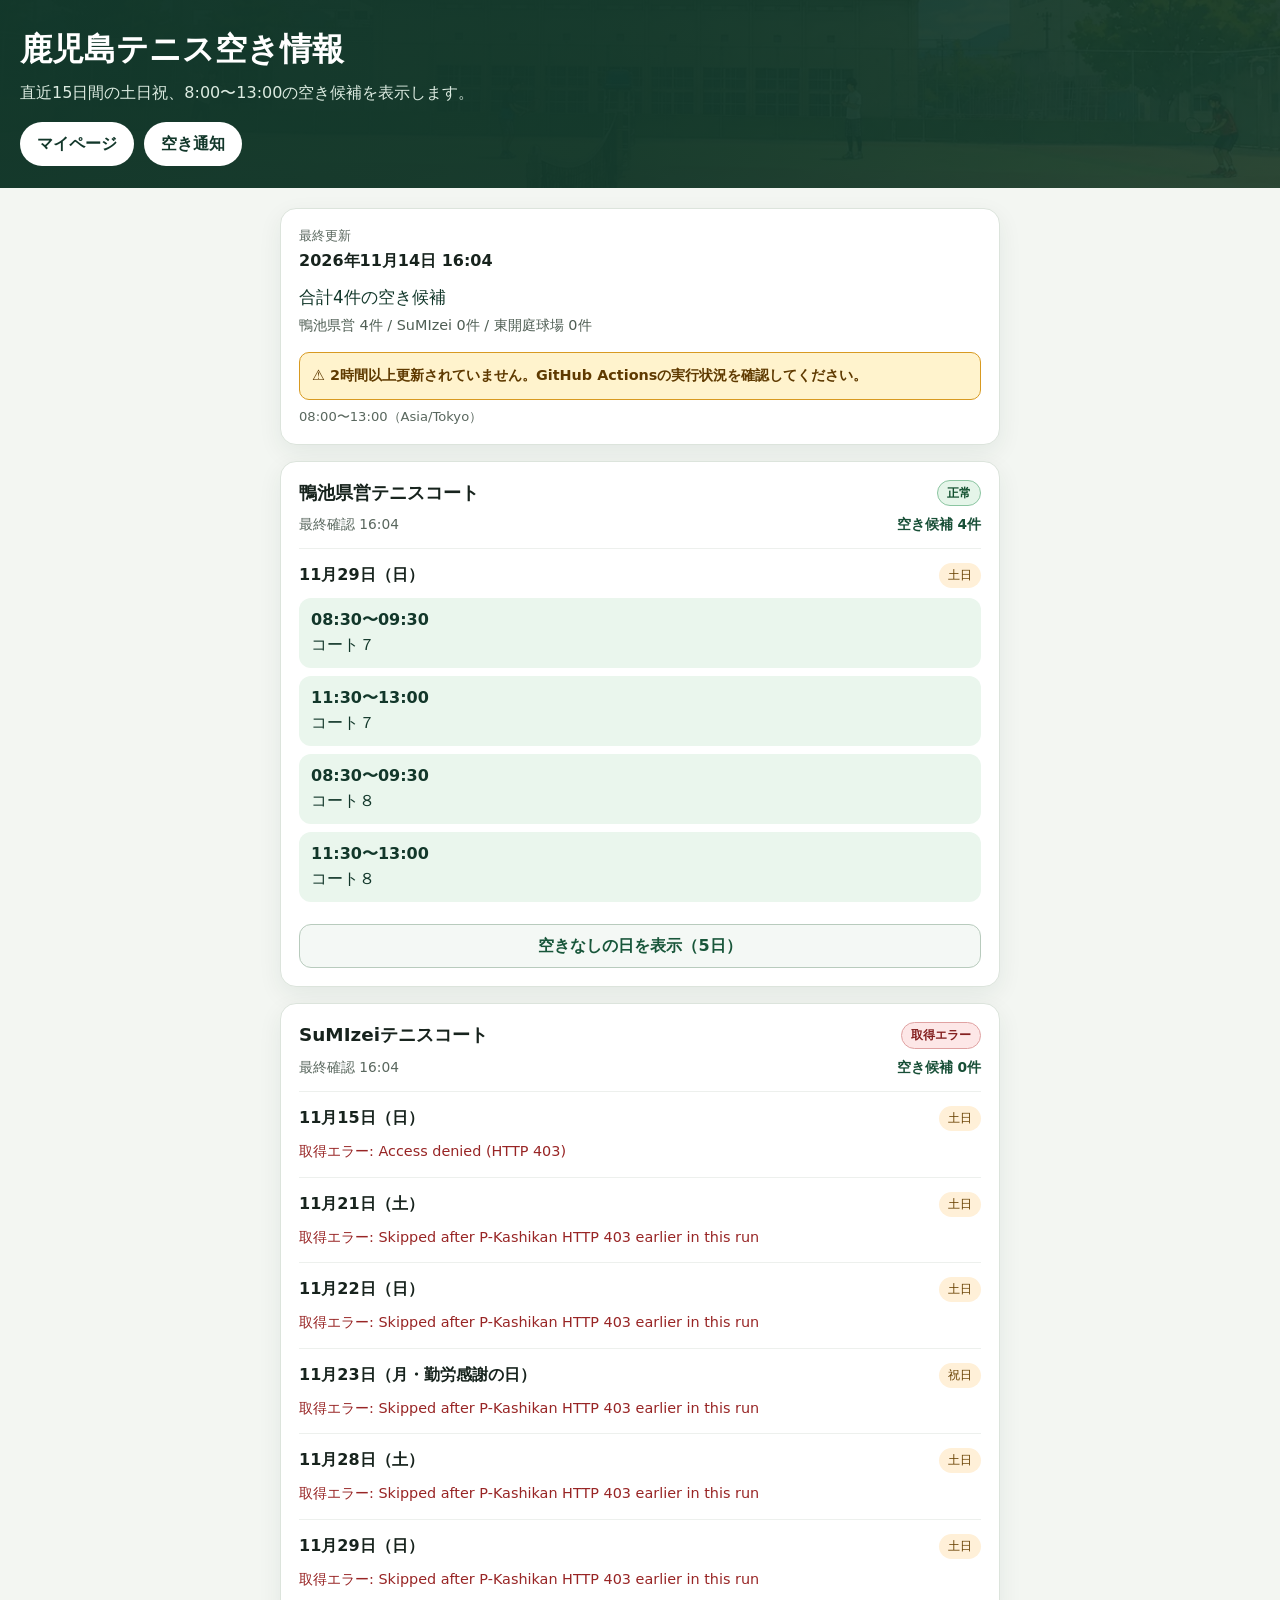
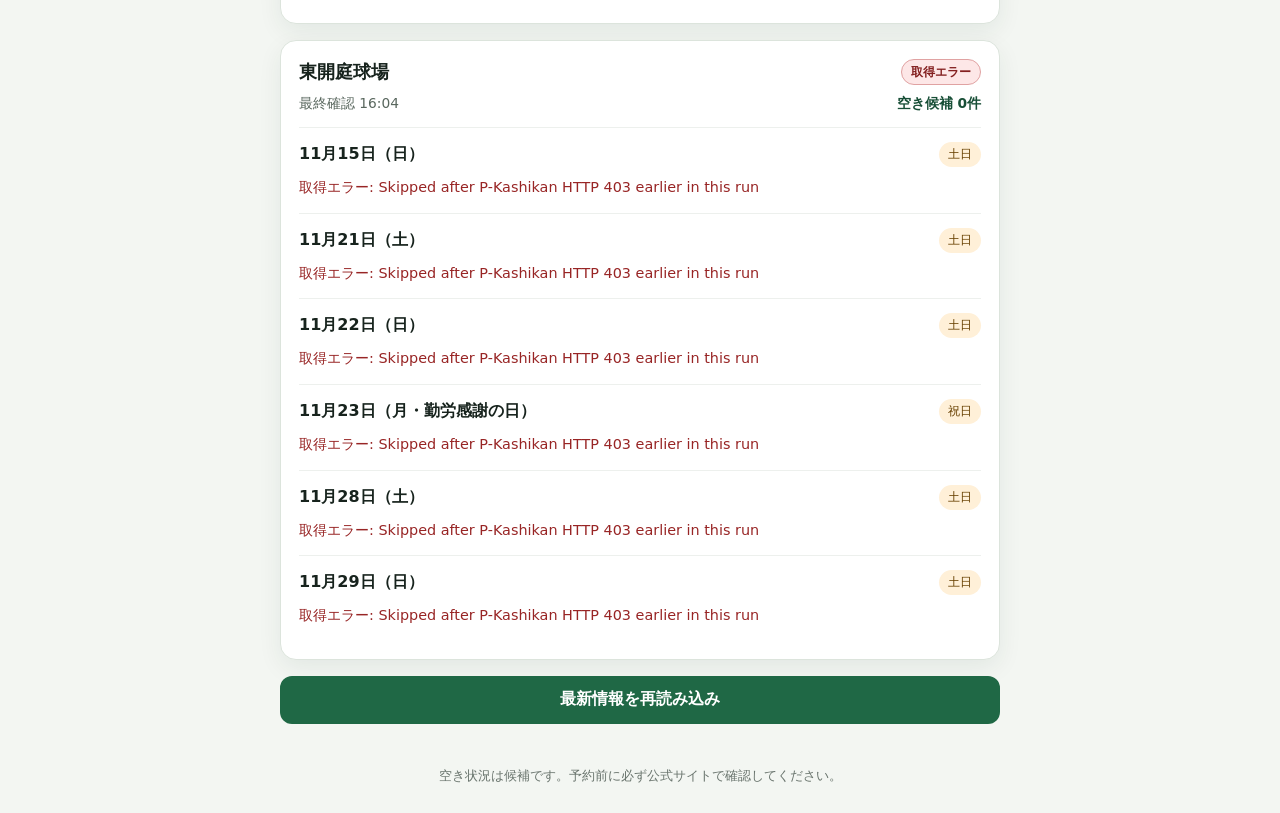
<file: index.html>
<!doctype html>
<html lang="ja">
  <head>
    <meta charset="utf-8">
    <meta name="viewport" content="width=device-width, initial-scale=1">
    <meta name="theme-color" content="#12372a">
    <link
      rel="preload"
      href="assets/images/kagoshima-municipal-tennis-court.webp"
      as="image"
      type="image/webp"
    >
    <title>鹿児島テニス空き情報</title>
    <style>
      :root {
        color-scheme: light;
        font-family: system-ui, -apple-system, BlinkMacSystemFont, "Segoe UI", sans-serif;
        background: #f3f6f2;
        color: #17231d;
      }

      * { box-sizing: border-box; }
      body { margin: 0; overflow-x: hidden; }
      header {
        position: relative;
        isolation: isolate;
        overflow: hidden;
        padding: 28px 20px 22px;
        color: white;
        background: #12372a;
      }
      header::before,
      header::after {
        position: absolute;
        z-index: 0;
        inset: 0;
        content: "";
        pointer-events: none;
      }
      header::before {
        background-image: url("assets/images/kagoshima-municipal-tennis-court.webp");
        background-position: center 56%;
        background-size: cover;
        opacity: .26;
      }
      header::after {
        background: linear-gradient(
          90deg,
          rgb(18 55 42 / 96%) 0%,
          rgb(18 55 42 / 88%) 48%,
          rgb(18 55 42 / 58%) 100%
        );
      }
      header > * { position: relative; z-index: 1; }
      h1 { margin: 0 0 8px; font-size: clamp(1.45rem, 6vw, 2rem); }
      header p { margin: 0; color: #dcebe1; line-height: 1.6; }
      header .account-navigation {
        display: flex;
        flex-wrap: wrap;
        gap: 10px;
        margin-top: 16px;
      }
      .account-navigation a {
        display: inline-flex;
        align-items: center;
        min-height: 44px;
        border: 1px solid rgb(255 255 255 / 55%);
        border-radius: 999px;
        padding: 8px 16px;
        color: #12372a;
        background: white;
        font-weight: 700;
        text-decoration: none;
      }
      .account-navigation a:hover { background: #e8f3eb; }
      main { width: min(calc(100% - 28px), 720px); margin: 20px auto 44px; }
      .summary, .facility, .notice {
        min-width: 0;
        margin-bottom: 16px;
        padding: 18px;
        border: 1px solid #dce4dc;
        border-radius: 16px;
        background: white;
        box-shadow: 0 8px 24px rgb(18 55 42 / 7%);
      }
      .summary { display: grid; gap: 6px; }
      .label { color: #59675e; font-size: .82rem; }
      .summary-count { margin: 8px 0 0; color: #12372a; font-size: 1.05rem; }
      .summary-breakdown { margin: 0; color: #4f5e54; font-size: .9rem; line-height: 1.5; }
      .freshness-warning {
        margin: 10px 0 2px;
        padding: 12px;
        border: 1px solid #d89a21;
        border-radius: 10px;
        color: #5f3a00;
        background: #fff3cd;
        font-size: .9rem;
        font-weight: 700;
        line-height: 1.5;
      }
      .freshness-warning[hidden] { display: none; }
      .facility-header { display: flex; align-items: flex-start; justify-content: space-between; gap: 12px; }
      .facility-header h2 { min-width: 0; margin: 0; font-size: 1.15rem; overflow-wrap: anywhere; }
      .facility-summary {
        display: flex;
        flex-wrap: wrap;
        justify-content: space-between;
        gap: 6px 12px;
        margin-top: 10px;
        color: #59675e;
        font-size: .86rem;
      }
      .availability-count { color: #184f37; }
      .status-badge {
        flex: none;
        padding: 5px 9px;
        border: 1px solid transparent;
        border-radius: 999px;
        font-size: .76rem;
        font-weight: 700;
        line-height: 1.2;
      }
      .status-normal { border-color: #8bc5a1; color: #12502f; background: #e5f5e9; }
      .status-partial-error, .status-selector-pending {
        border-color: #e2ae4b;
        color: #684000;
        background: #fff1cf;
      }
      .status-error { border-color: #e0a2a2; color: #842020; background: #fde7e7; }
      .date-block { padding: 14px 0; border-top: 1px solid #edf0ed; }
      .facility-summary + .date-block,
      .facility-summary + .empty-days-container > .date-block:first-child { margin-top: 14px; }
      .date-title { display: flex; align-items: center; justify-content: space-between; gap: 8px; }
      .date-title h3 { margin: 0; font-size: 1rem; }
      .badge {
        flex: none;
        padding: 4px 9px;
        border-radius: 999px;
        color: #684000;
        background: #fff0d8;
        font-size: .75rem;
      }
      .slots { display: grid; gap: 8px; margin-top: 10px; }
      .slot {
        display: block;
        min-width: 0;
        padding: 12px;
        border-radius: 12px;
        color: #12372a;
        background: #eaf6ed;
        text-decoration: none;
        overflow-wrap: anywhere;
      }
      .slot:hover { background: #dff0e4; }
      .slot strong { display: block; margin-bottom: 4px; }
      .empty, .status { margin: 10px 0 0; color: #5e6962; font-size: .9rem; line-height: 1.5; }
      .error { color: #982525; }
      button {
        width: 100%;
        min-height: 48px;
        border: 0;
        border-radius: 12px;
        color: white;
        background: #1f6845;
        font: inherit;
        font-weight: 700;
        cursor: pointer;
      }
      button:hover { background: #18583a; }
      button:disabled { cursor: wait; opacity: .7; }
      button:focus-visible, .slot:focus-visible, .account-navigation a:focus-visible {
        outline: 3px solid #e1a72f;
        outline-offset: 3px;
      }
      .empty-days-toggle {
        min-height: 44px;
        margin-top: 8px;
        border: 1px solid #b8cbbd;
        color: #18563a;
        background: #f4f8f5;
      }
      .empty-days-toggle:hover { background: #e8f1eb; }
      .empty-days-container[hidden] { display: none; }
      footer { padding: 0 20px 28px; color: #69746d; text-align: center; font-size: .8rem; }

      @media (prefers-reduced-motion: reduce) {
        *, *::before, *::after { scroll-behavior: auto !important; transition: none !important; }
      }
    </style>
  </head>
  <body>
    <header>
      <h1>鹿児島テニス空き情報</h1>
      <p>直近15日間の土日祝、8:00〜13:00の空き候補を表示します。</p>
      <p class="account-navigation">
        <a href="account/index.html">マイページ</a>
        <a href="auth/login.html?next=notifications">空き通知</a>
      </p>
    </header>
    <main>
      <section class="summary">
        <span class="label">最終更新</span>
        <strong id="updated">読み込み中…</strong>
        <p id="total-availability" class="summary-count"></p>
        <p id="facility-counts" class="summary-breakdown"></p>
        <p id="freshness-warning" class="freshness-warning" aria-live="polite" role="status" hidden></p>
        <span id="window" class="label"></span>
      </section>
      <div id="content"></div>
      <button id="reload" type="button">最新情報を再読み込み</button>
    </main>
    <footer>空き状況は候補です。予約前に必ず公式サイトで確認してください。</footer>

    <script id="page-utils">
      globalThis.AvailabilityPage = (() => {
        "use strict";

        const FRESHNESS_DELAYED_MINUTES = 60;
        const FRESHNESS_STALE_MINUTES = 120;
        const JAPANESE_WEEKDAYS = ["日", "月", "火", "水", "木", "金", "土"];

        function availabilityForDate(dateEntry) {
          if (!dateEntry || dateEntry.status !== "success") return [];
          const slots = dateEntry.availability || dateEntry.slots;
          return Array.isArray(slots) ? slots : [];
        }

        function countAvailability(facility) {
          const dates = Array.isArray(facility?.dates) ? facility.dates : [];
          return dates.reduce((total, entry) => total + availabilityForDate(entry).length, 0);
        }

        function summarizeFacility(facility) {
          const dates = Array.isArray(facility?.dates) ? facility.dates : [];
          const successCount = dates.filter((entry) => entry.status === "success").length;
          const errorCount = dates.filter((entry) => entry.status === "error").length;
          const selectorPendingCount = dates.filter((entry) => entry.status === "selector_pending").length;
          let status = "normal";
          let statusLabel = "正常";

          if (selectorPendingCount > 0) {
            status = "selector_pending";
            statusLabel = "設定調整中";
          } else if (!dates.length || errorCount === dates.length) {
            status = "error";
            statusLabel = "取得エラー";
          } else if (errorCount > 0 || successCount !== dates.length) {
            status = "partial_error";
            statusLabel = "一部取得エラー";
          }

          const checkedEntries = dates
            .map((entry) => ({ value: entry.checked_at, time: Date.parse(entry.checked_at) }))
            .filter((entry) => entry.value && Number.isFinite(entry.time));
          const latest = checkedEntries.reduce(
            (current, entry) => (!current || entry.time > current.time ? entry : current),
            null
          );

          return {
            status,
            statusLabel,
            latestCheckedAt: latest?.value || null,
            availabilityCount: countAvailability(facility),
            successCount,
            errorCount,
            selectorPendingCount
          };
        }

        function summarizeAllFacilities(data) {
          const facilities = Array.isArray(data?.facilities) ? data.facilities : [];
          const summaries = facilities.map((facility) => ({
            facility,
            summary: summarizeFacility(facility)
          }));
          return {
            totalAvailability: summaries.reduce(
              (total, item) => total + item.summary.availabilityCount,
              0
            ),
            facilities: summaries
          };
        }

        function formatJapaneseDate(dateString, holidayName) {
          const match = /^(\d{4})-(\d{2})-(\d{2})$/.exec(dateString || "");
          if (!match) return dateString || "日付不明";
          const year = Number(match[1]);
          const month = Number(match[2]);
          const day = Number(match[3]);
          const date = new Date(Date.UTC(year, month - 1, day));
          if (
            date.getUTCFullYear() !== year ||
            date.getUTCMonth() !== month - 1 ||
            date.getUTCDate() !== day
          ) return dateString;
          const weekday = JAPANESE_WEEKDAYS[date.getUTCDay()];
          const parenthetical = holidayName ? `${weekday}・${holidayName}` : weekday;
          return `${month}月${day}日（${parenthetical}）`;
        }

        function getFreshnessStatus(generatedAt, now = new Date()) {
          const generatedTime = Date.parse(generatedAt);
          const nowTime = now instanceof Date ? now.getTime() : new Date(now).getTime();
          if (!generatedAt || !Number.isFinite(generatedTime) || !Number.isFinite(nowTime)) {
            return {
              level: "unknown",
              ageMinutes: null,
              message: "⚠ 最終更新時刻を確認できません。GitHub Actionsの実行状況を確認してください。"
            };
          }

          const ageMinutes = Math.max(0, (nowTime - generatedTime) / 60000);
          if (ageMinutes <= FRESHNESS_DELAYED_MINUTES) {
            return { level: "fresh", ageMinutes, message: "" };
          }
          if (ageMinutes <= FRESHNESS_STALE_MINUTES) {
            return {
              level: "delayed",
              ageMinutes,
              message: "⚠ 更新が遅れています。GitHub Actionsの実行状況を確認してください。"
            };
          }
          return {
            level: "stale",
            ageMinutes,
            message: "⚠ 2時間以上更新されていません。GitHub Actionsの実行状況を確認してください。"
          };
        }

        function partitionFacilityDates(facility) {
          const dates = Array.isArray(facility?.dates) ? facility.dates : [];
          return dates.reduce((parts, entry) => {
            const isCollapsible = entry.status === "success" && availabilityForDate(entry).length === 0;
            parts[isCollapsible ? "emptySuccess" : "alwaysVisible"].push(entry);
            return parts;
          }, { alwaysVisible: [], emptySuccess: [] });
        }

        return Object.freeze({
          FRESHNESS_DELAYED_MINUTES,
          FRESHNESS_STALE_MINUTES,
          countAvailability,
          summarizeFacility,
          summarizeAllFacilities,
          formatJapaneseDate,
          getFreshnessStatus,
          partitionFacilityDates
        });
      })();
    </script>
    <script>
      const content = document.querySelector("#content");
      const updated = document.querySelector("#updated");
      const windowLabel = document.querySelector("#window");
      const totalAvailability = document.querySelector("#total-availability");
      const facilityCounts = document.querySelector("#facility-counts");
      const freshnessWarning = document.querySelector("#freshness-warning");
      const reloadButton = document.querySelector("#reload");
      const {
        summarizeFacility,
        summarizeAllFacilities,
        formatJapaneseDate,
        getFreshnessStatus,
        partitionFacilityDates
      } = globalThis.AvailabilityPage;

      function element(tag, className, text) {
        const node = document.createElement(tag);
        if (className) node.className = className;
        if (text !== undefined) node.textContent = text;
        return node;
      }

      function formatTime(dateString) {
        if (!dateString || !Number.isFinite(Date.parse(dateString))) return "時刻不明";
        return new Intl.DateTimeFormat("ja-JP", {
          hour: "2-digit",
          minute: "2-digit",
          hour12: false
        }).format(new Date(dateString));
      }

      function formatGeneratedAt(dateString) {
        if (!dateString || !Number.isFinite(Date.parse(dateString))) return "更新時刻不明";
        return new Intl.DateTimeFormat("ja-JP", {
          year: "numeric",
          month: "long",
          day: "numeric",
          hour: "2-digit",
          minute: "2-digit",
          hour12: false
        }).format(new Date(dateString));
      }

      function shortFacilityName(name) {
        return (name || "施設名不明").replace(/テニスコート$/, "");
      }

      function renderDate(dateEntry) {
        const block = element("section", "date-block");
        const heading = element("div", "date-title");
        heading.append(element("h3", "", formatJapaneseDate(dateEntry.date, dateEntry.holiday_name)));
        heading.append(element(
          "span",
          "badge",
          dateEntry.holiday_name ? "祝日" : (dateEntry.day_type === "weekend" ? "土日" : "対象日")
        ));
        block.append(heading);

        if (dateEntry.status === "error") {
          block.append(element(
            "p",
            "status error",
            `取得エラー: ${dateEntry.error_message || dateEntry.message || "詳細不明"}`
          ));
          return block;
        }
        if (dateEntry.status === "selector_pending") {
          block.append(element("p", "status", "施設の取得設定を調整中です。"));
          return block;
        }
        const availability = dateEntry.availability || dateEntry.slots || [];
        if (!availability.length) {
          block.append(element("p", "empty", "対象時間帯の空き候補はありません。"));
          return block;
        }

        const slots = element("div", "slots");
        availability.forEach((slot) => {
          const link = element("a", "slot");
          link.href = slot.reservation_url || slot.booking_url;
          link.target = "_blank";
          link.rel = "noopener noreferrer";
          link.append(element(
            "strong",
            "",
            `${slot.start_time || slot.start}〜${slot.end_time || slot.end}`
          ));
          link.append(document.createTextNode(
            slot.court_name || slot.court || "コート情報を見る"
          ));
          slots.append(link);
        });
        block.append(slots);
        return block;
      }

      function renderFacility(facility, index) {
        const summary = summarizeFacility(facility);
        const card = element("article", "facility");
        const header = element("div", "facility-header");
        header.append(element("h2", "", facility.name));
        header.append(element(
          "span",
          `status-badge status-${summary.status.replaceAll("_", "-")}`,
          summary.statusLabel
        ));
        card.append(header);

        const facilitySummary = element("div", "facility-summary");
        facilitySummary.append(element(
          "span",
          "",
          `最終確認 ${formatTime(summary.latestCheckedAt)}`
        ));
        facilitySummary.append(element(
          "strong",
          "availability-count",
          `空き候補 ${summary.availabilityCount}件`
        ));
        card.append(facilitySummary);

        if (!facility.dates?.length) {
          card.append(element("p", "empty", "対象日のデータはまだありません。"));
          return card;
        }

        const { alwaysVisible, emptySuccess } = partitionFacilityDates(facility);
        alwaysVisible.forEach((entry) => card.append(renderDate(entry)));

        if (emptySuccess.length) {
          const containerId = `empty-days-${index}`;
          const emptyContainer = element("div", "empty-days-container");
          emptyContainer.id = containerId;
          emptyContainer.hidden = true;
          emptySuccess.forEach((entry) => emptyContainer.append(renderDate(entry)));
          card.append(emptyContainer);

          const toggle = element(
            "button",
            "empty-days-toggle",
            `空きなしの日を表示（${emptySuccess.length}日）`
          );
          toggle.type = "button";
          toggle.setAttribute("aria-expanded", "false");
          toggle.setAttribute("aria-controls", containerId);
          toggle.addEventListener("click", () => {
            const willExpand = toggle.getAttribute("aria-expanded") !== "true";
            toggle.setAttribute("aria-expanded", String(willExpand));
            emptyContainer.hidden = !willExpand;
            toggle.textContent = willExpand
              ? "空きなしの日を隠す"
              : `空きなしの日を表示（${emptySuccess.length}日）`;
          });
          card.append(toggle);
        }

        return card;
      }

      function render(data) {
        content.replaceChildren();
        updated.textContent = formatGeneratedAt(data.generated_at);
        const allSummary = summarizeAllFacilities(data);
        totalAvailability.textContent = allSummary.totalAvailability > 0
          ? `合計${allSummary.totalAvailability}件の空き候補`
          : "現在、対象時間帯の空き候補はありません";
        facilityCounts.textContent = allSummary.facilities
          .map(({ facility, summary }) => `${shortFacilityName(facility.name)} ${summary.availabilityCount}件`)
          .join(" / ");

        const freshness = getFreshnessStatus(data.generated_at);
        freshnessWarning.hidden = freshness.level === "fresh";
        freshnessWarning.textContent = freshness.message;
        freshnessWarning.dataset.level = freshness.level;

        windowLabel.textContent = data.window
          ? `${data.window.start}〜${data.window.end}（${data.window.timezone}）`
          : "対象時間帯不明";

        const facilities = Array.isArray(data.facilities) ? data.facilities : [];
        facilities.forEach((facility, index) => content.append(renderFacility(facility, index)));
        if (!facilities.length) {
          content.append(element("p", "notice error", "施設データがありません。"));
        }
      }

      async function loadAvailability() {
        updated.textContent = "読み込み中…";
        reloadButton.disabled = true;
        try {
          const response = await fetch(`data/availability.json?t=${Date.now()}`, { cache: "no-store" });
          if (!response.ok) throw new Error(`HTTP ${response.status}`);
          render(await response.json());
        } catch (error) {
          content.replaceChildren(element("p", "notice error", `データを読み込めませんでした: ${error.message}`));
          updated.textContent = "取得失敗";
          totalAvailability.textContent = "";
          facilityCounts.textContent = "";
          freshnessWarning.hidden = false;
          freshnessWarning.textContent = "⚠ 最新データを確認できません。再読み込みしてください。";
          freshnessWarning.dataset.level = "unknown";
        } finally {
          reloadButton.disabled = false;
        }
      }

      reloadButton.addEventListener("click", loadAvailability);
      loadAvailability();
    </script>
  </body>
</html>
</file>
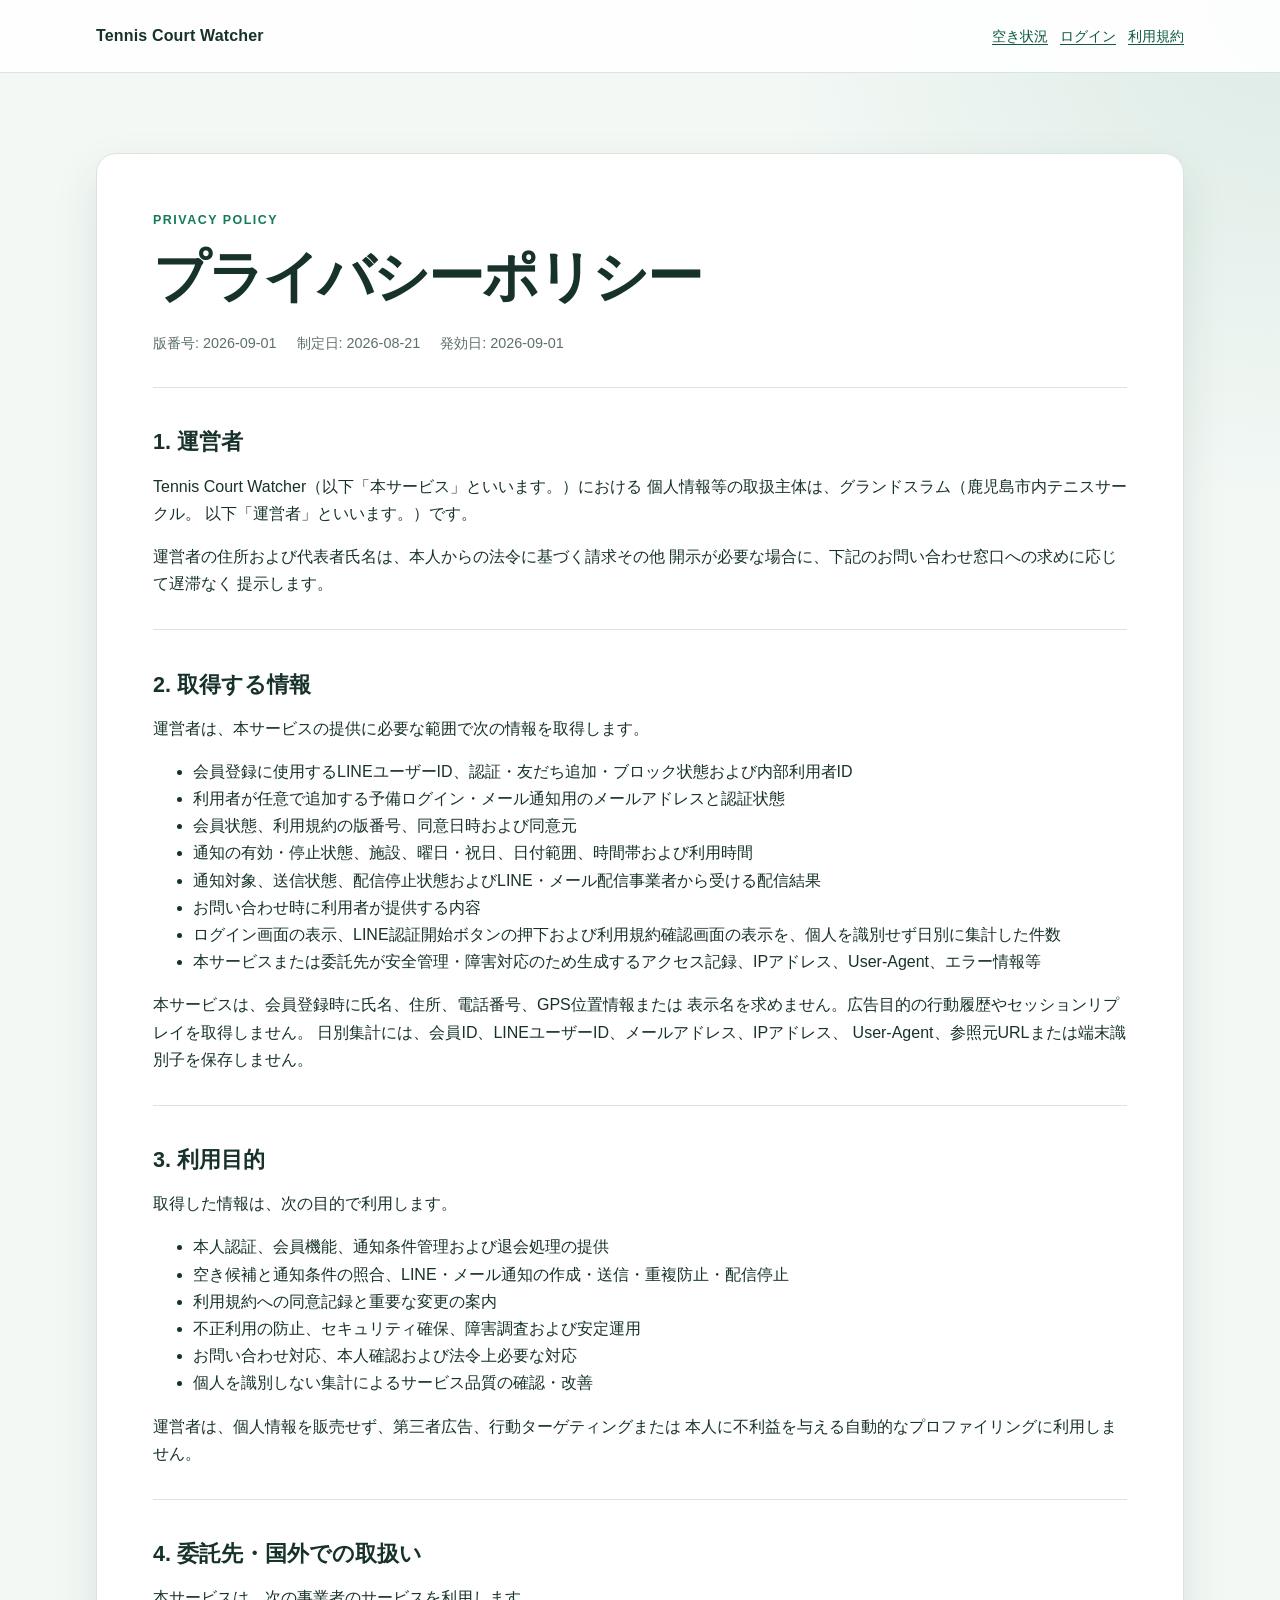
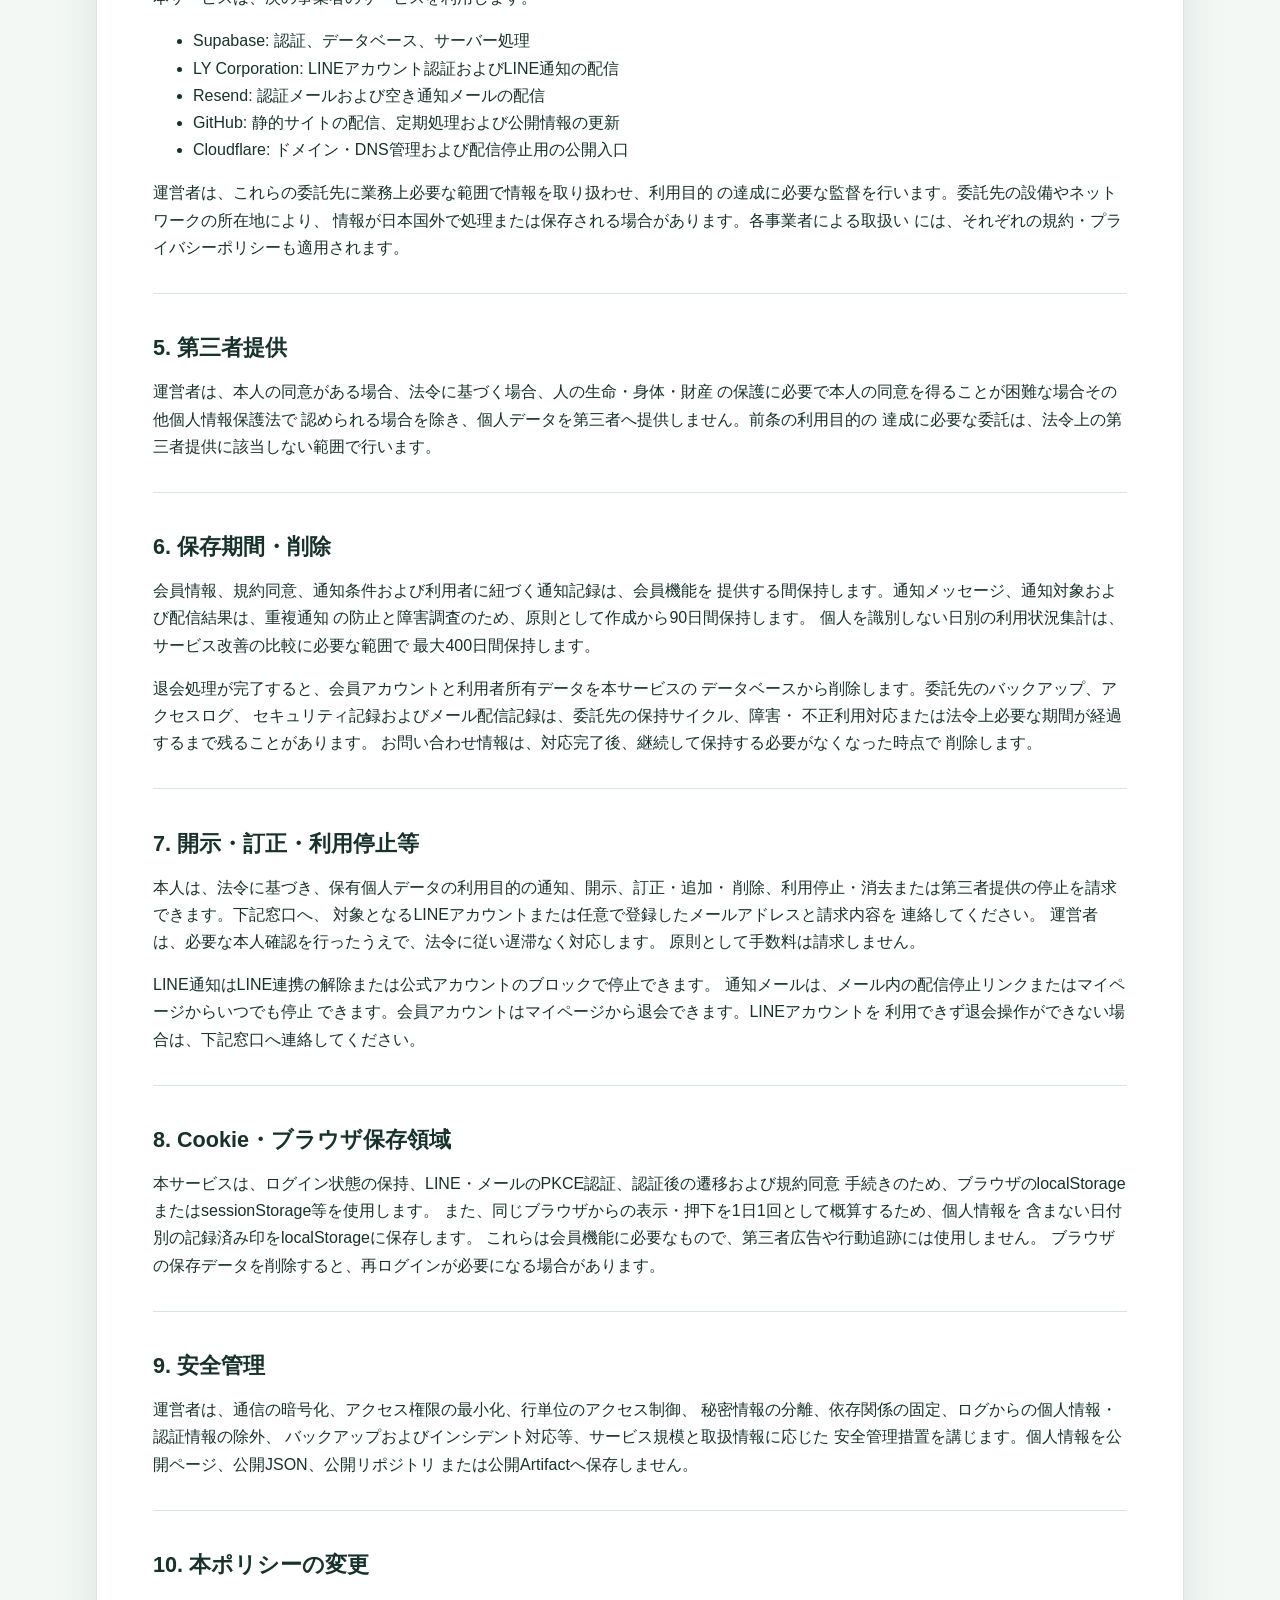
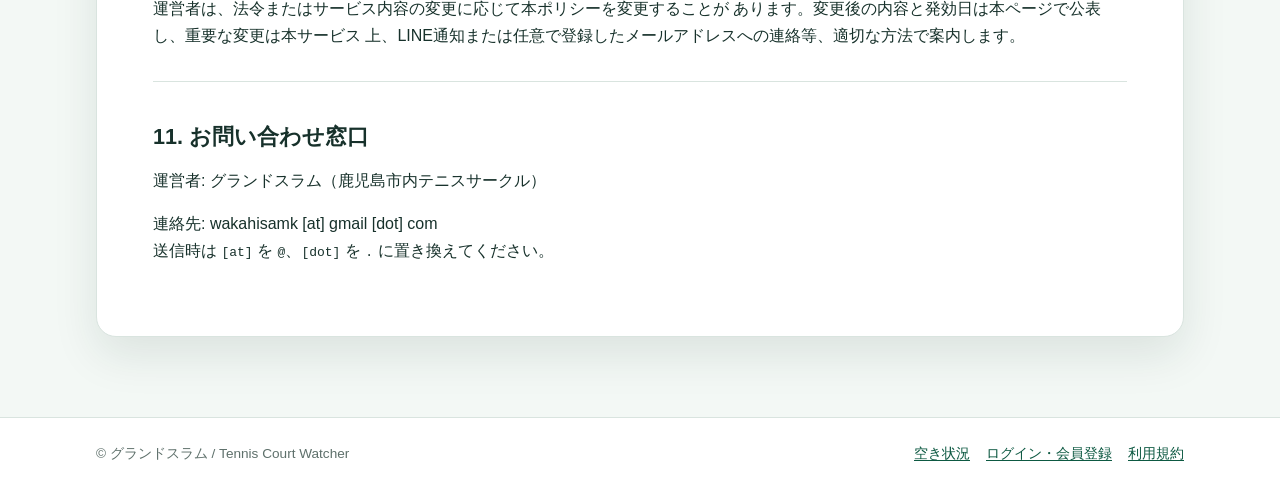
<file: legal/privacy.html>
<!doctype html>
<html lang="ja">
  <head>
    <meta charset="utf-8">
    <meta name="viewport" content="width=device-width, initial-scale=1">
    <meta name="referrer" content="strict-origin-when-cross-origin">
    <meta
      name="description"
      content="Tennis Court Watcherにおける個人情報等の取扱いを定めるプライバシーポリシーです。"
    >
    <title>プライバシーポリシー | Tennis Court Watcher</title>
    <link rel="stylesheet" href="../assets/css/auth.css">
  </head>
  <body data-page="legal-privacy">
    <header class="site-header">
      <div class="site-header__inner">
        <a class="brand" href="../index.html">Tennis Court Watcher</a>
        <nav class="top-nav" aria-label="主要ナビゲーション">
          <a href="../index.html">空き状況</a>
          <a href="../auth/login.html">ログイン</a>
          <a href="terms.html">利用規約</a>
        </nav>
      </div>
    </header>

    <main class="page-shell">
      <article class="legal-document">
        <p class="eyebrow">Privacy policy</p>
        <h1>プライバシーポリシー</h1>
        <div class="legal-meta">
          <span>版番号: 2026-09-01</span>
          <span>制定日: 2026-08-21</span>
          <span>発効日: 2026-09-01</span>
        </div>

        <section>
          <h2>1. 運営者</h2>
          <p>
            Tennis Court Watcher（以下「本サービス」といいます。）における
            個人情報等の取扱主体は、グランドスラム（鹿児島市内テニスサークル。
            以下「運営者」といいます。）です。
          </p>
          <p>
            運営者の住所および代表者氏名は、本人からの法令に基づく請求その他
            開示が必要な場合に、下記のお問い合わせ窓口への求めに応じて遅滞なく
            提示します。
          </p>
        </section>

        <section>
          <h2>2. 取得する情報</h2>
          <p>運営者は、本サービスの提供に必要な範囲で次の情報を取得します。</p>
          <ul>
            <li>会員登録に使用するLINEユーザーID、認証・友だち追加・ブロック状態および内部利用者ID</li>
            <li>利用者が任意で追加する予備ログイン・メール通知用のメールアドレスと認証状態</li>
            <li>会員状態、利用規約の版番号、同意日時および同意元</li>
            <li>通知の有効・停止状態、施設、曜日・祝日、日付範囲、時間帯および利用時間</li>
            <li>通知対象、送信状態、配信停止状態およびLINE・メール配信事業者から受ける配信結果</li>
            <li>お問い合わせ時に利用者が提供する内容</li>
            <li>ログイン画面の表示、LINE認証開始ボタンの押下および利用規約確認画面の表示を、個人を識別せず日別に集計した件数</li>
            <li>本サービスまたは委託先が安全管理・障害対応のため生成するアクセス記録、IPアドレス、User-Agent、エラー情報等</li>
          </ul>
          <p>
            本サービスは、会員登録時に氏名、住所、電話番号、GPS位置情報または
            表示名を求めません。広告目的の行動履歴やセッションリプレイを取得しません。
            日別集計には、会員ID、LINEユーザーID、メールアドレス、IPアドレス、
            User-Agent、参照元URLまたは端末識別子を保存しません。
          </p>
        </section>

        <section>
          <h2>3. 利用目的</h2>
          <p>取得した情報は、次の目的で利用します。</p>
          <ul>
            <li>本人認証、会員機能、通知条件管理および退会処理の提供</li>
            <li>空き候補と通知条件の照合、LINE・メール通知の作成・送信・重複防止・配信停止</li>
            <li>利用規約への同意記録と重要な変更の案内</li>
            <li>不正利用の防止、セキュリティ確保、障害調査および安定運用</li>
            <li>お問い合わせ対応、本人確認および法令上必要な対応</li>
            <li>個人を識別しない集計によるサービス品質の確認・改善</li>
          </ul>
          <p>
            運営者は、個人情報を販売せず、第三者広告、行動ターゲティングまたは
            本人に不利益を与える自動的なプロファイリングに利用しません。
          </p>
        </section>

        <section>
          <h2>4. 委託先・国外での取扱い</h2>
          <p>本サービスは、次の事業者のサービスを利用します。</p>
          <ul>
            <li>Supabase: 認証、データベース、サーバー処理</li>
            <li>LY Corporation: LINEアカウント認証およびLINE通知の配信</li>
            <li>Resend: 認証メールおよび空き通知メールの配信</li>
            <li>GitHub: 静的サイトの配信、定期処理および公開情報の更新</li>
            <li>Cloudflare: ドメイン・DNS管理および配信停止用の公開入口</li>
          </ul>
          <p>
            運営者は、これらの委託先に業務上必要な範囲で情報を取り扱わせ、利用目的
            の達成に必要な監督を行います。委託先の設備やネットワークの所在地により、
            情報が日本国外で処理または保存される場合があります。各事業者による取扱い
            には、それぞれの規約・プライバシーポリシーも適用されます。
          </p>
        </section>

        <section>
          <h2>5. 第三者提供</h2>
          <p>
            運営者は、本人の同意がある場合、法令に基づく場合、人の生命・身体・財産
            の保護に必要で本人の同意を得ることが困難な場合その他個人情報保護法で
            認められる場合を除き、個人データを第三者へ提供しません。前条の利用目的の
            達成に必要な委託は、法令上の第三者提供に該当しない範囲で行います。
          </p>
        </section>

        <section>
          <h2>6. 保存期間・削除</h2>
          <p>
            会員情報、規約同意、通知条件および利用者に紐づく通知記録は、会員機能を
            提供する間保持します。通知メッセージ、通知対象および配信結果は、重複通知
            の防止と障害調査のため、原則として作成から90日間保持します。
            個人を識別しない日別の利用状況集計は、サービス改善の比較に必要な範囲で
            最大400日間保持します。
          </p>
          <p>
            退会処理が完了すると、会員アカウントと利用者所有データを本サービスの
            データベースから削除します。委託先のバックアップ、アクセスログ、
            セキュリティ記録およびメール配信記録は、委託先の保持サイクル、障害・
            不正利用対応または法令上必要な期間が経過するまで残ることがあります。
            お問い合わせ情報は、対応完了後、継続して保持する必要がなくなった時点で
            削除します。
          </p>
        </section>

        <section>
          <h2>7. 開示・訂正・利用停止等</h2>
          <p>
            本人は、法令に基づき、保有個人データの利用目的の通知、開示、訂正・追加・
            削除、利用停止・消去または第三者提供の停止を請求できます。下記窓口へ、
            対象となるLINEアカウントまたは任意で登録したメールアドレスと請求内容を
            連絡してください。
            運営者は、必要な本人確認を行ったうえで、法令に従い遅滞なく対応します。
            原則として手数料は請求しません。
          </p>
          <p>
            LINE通知はLINE連携の解除または公式アカウントのブロックで停止できます。
            通知メールは、メール内の配信停止リンクまたはマイページからいつでも停止
            できます。会員アカウントはマイページから退会できます。LINEアカウントを
            利用できず退会操作ができない場合は、下記窓口へ連絡してください。
          </p>
        </section>

        <section>
          <h2>8. Cookie・ブラウザ保存領域</h2>
          <p>
            本サービスは、ログイン状態の保持、LINE・メールのPKCE認証、認証後の遷移および規約同意
            手続きのため、ブラウザのlocalStorageまたはsessionStorage等を使用します。
            また、同じブラウザからの表示・押下を1日1回として概算するため、個人情報を
            含まない日付別の記録済み印をlocalStorageに保存します。
            これらは会員機能に必要なもので、第三者広告や行動追跡には使用しません。
            ブラウザの保存データを削除すると、再ログインが必要になる場合があります。
          </p>
        </section>

        <section>
          <h2>9. 安全管理</h2>
          <p>
            運営者は、通信の暗号化、アクセス権限の最小化、行単位のアクセス制御、
            秘密情報の分離、依存関係の固定、ログからの個人情報・認証情報の除外、
            バックアップおよびインシデント対応等、サービス規模と取扱情報に応じた
            安全管理措置を講じます。個人情報を公開ページ、公開JSON、公開リポジトリ
            または公開Artifactへ保存しません。
          </p>
        </section>

        <section>
          <h2>10. 本ポリシーの変更</h2>
          <p>
            運営者は、法令またはサービス内容の変更に応じて本ポリシーを変更することが
            あります。変更後の内容と発効日は本ページで公表し、重要な変更は本サービス
            上、LINE通知または任意で登録したメールアドレスへの連絡等、適切な方法で案内します。
          </p>
        </section>

        <section>
          <h2>11. お問い合わせ窓口</h2>
          <p>運営者: グランドスラム（鹿児島市内テニスサークル）</p>
          <p>
            連絡先: <span class="contact-address">wakahisamk [at] gmail [dot] com</span><br>
            送信時は <code>[at]</code> を <code>@</code>、<code>[dot]</code> を
            <code>.</code> に置き換えてください。
          </p>
        </section>
      </article>
    </main>

    <footer class="site-footer">
      <div class="site-footer__inner">
        <span>© グランドスラム / Tennis Court Watcher</span>
        <nav class="footer-links" aria-label="フッターナビゲーション">
          <a href="../index.html">空き状況</a>
          <a href="../auth/login.html">ログイン・会員登録</a>
          <a href="terms.html">利用規約</a>
        </nav>
      </div>
    </footer>
  </body>
</html>
</file>
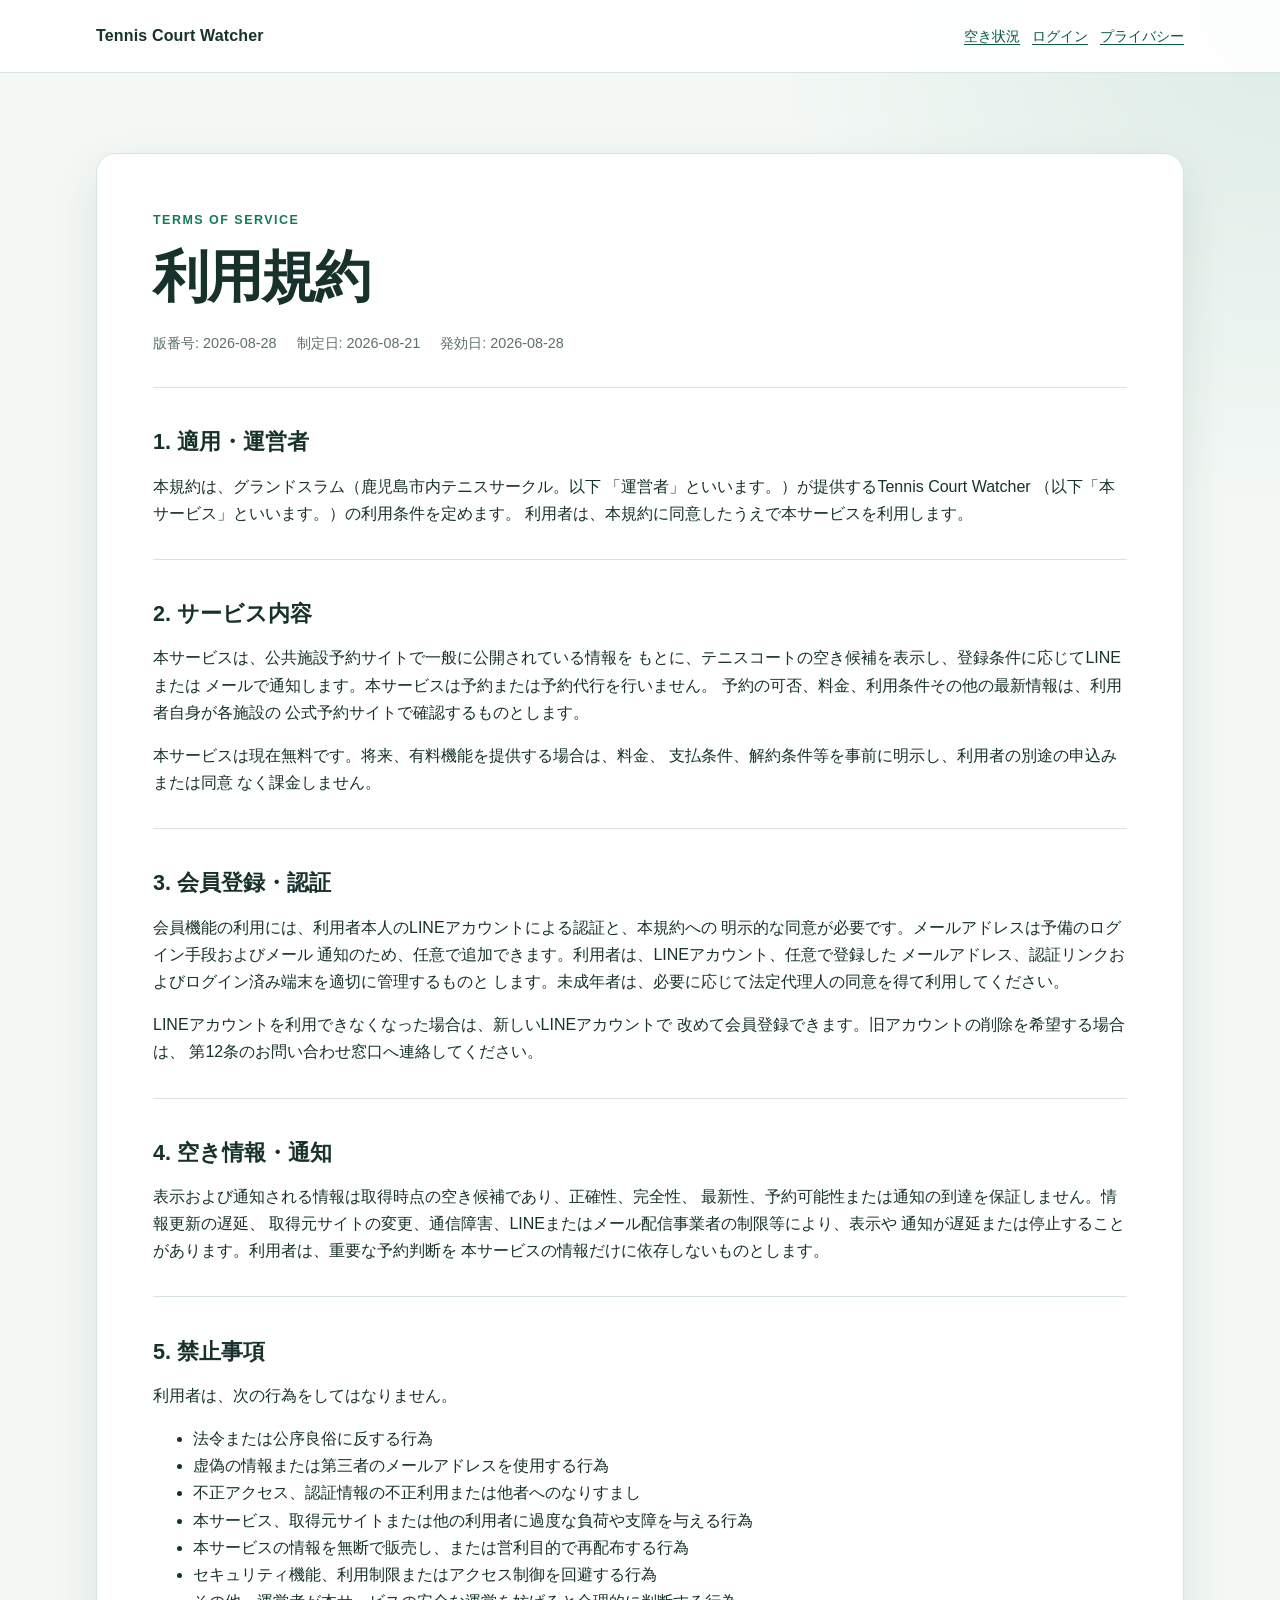
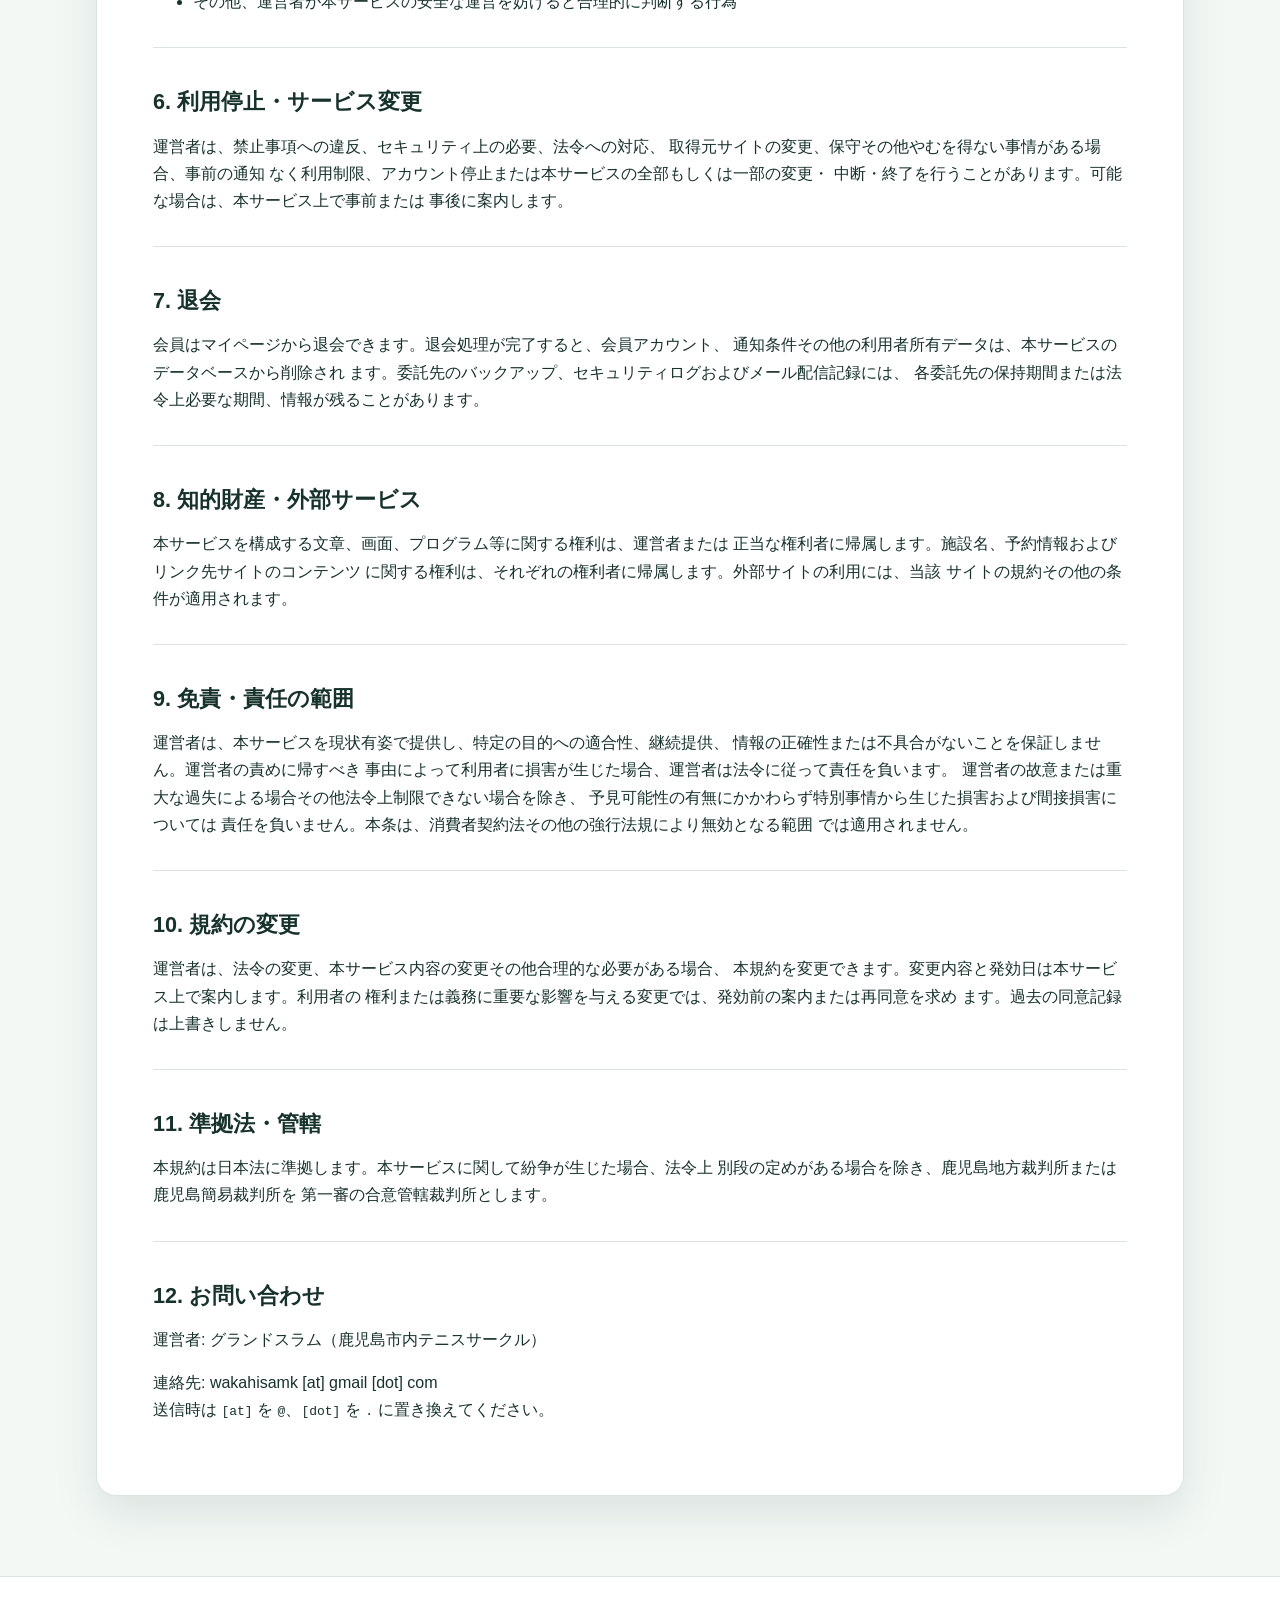
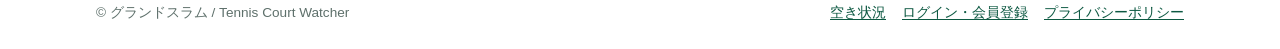
<file: legal/terms.html>
<!doctype html>
<html lang="ja">
  <head>
    <meta charset="utf-8">
    <meta name="viewport" content="width=device-width, initial-scale=1">
    <meta name="referrer" content="strict-origin-when-cross-origin">
    <meta
      name="description"
      content="Tennis Court Watcherの利用条件を定める利用規約です。"
    >
    <title>利用規約 | Tennis Court Watcher</title>
    <link rel="stylesheet" href="../assets/css/auth.css">
  </head>
  <body data-page="legal-terms">
    <header class="site-header">
      <div class="site-header__inner">
        <a class="brand" href="../index.html">Tennis Court Watcher</a>
        <nav class="top-nav" aria-label="主要ナビゲーション">
          <a href="../index.html">空き状況</a>
          <a href="../auth/login.html">ログイン</a>
          <a href="privacy.html">プライバシー</a>
        </nav>
      </div>
    </header>

    <main class="page-shell">
      <article class="legal-document">
        <p class="eyebrow">Terms of service</p>
        <h1>利用規約</h1>
        <div class="legal-meta">
          <span>版番号: 2026-08-28</span>
          <span>制定日: 2026-08-21</span>
          <span>発効日: 2026-08-28</span>
        </div>

        <section>
          <h2>1. 適用・運営者</h2>
          <p>
            本規約は、グランドスラム（鹿児島市内テニスサークル。以下
            「運営者」といいます。）が提供するTennis Court Watcher
            （以下「本サービス」といいます。）の利用条件を定めます。
            利用者は、本規約に同意したうえで本サービスを利用します。
          </p>
        </section>

        <section>
          <h2>2. サービス内容</h2>
          <p>
            本サービスは、公共施設予約サイトで一般に公開されている情報を
            もとに、テニスコートの空き候補を表示し、登録条件に応じてLINEまたは
            メールで通知します。本サービスは予約または予約代行を行いません。
            予約の可否、料金、利用条件その他の最新情報は、利用者自身が各施設の
            公式予約サイトで確認するものとします。
          </p>
          <p>
            本サービスは現在無料です。将来、有料機能を提供する場合は、料金、
            支払条件、解約条件等を事前に明示し、利用者の別途の申込みまたは同意
            なく課金しません。
          </p>
        </section>

        <section>
          <h2>3. 会員登録・認証</h2>
          <p>
            会員機能の利用には、利用者本人のLINEアカウントによる認証と、本規約への
            明示的な同意が必要です。メールアドレスは予備のログイン手段およびメール
            通知のため、任意で追加できます。利用者は、LINEアカウント、任意で登録した
            メールアドレス、認証リンクおよびログイン済み端末を適切に管理するものと
            します。未成年者は、必要に応じて法定代理人の同意を得て利用してください。
          </p>
          <p>
            LINEアカウントを利用できなくなった場合は、新しいLINEアカウントで
            改めて会員登録できます。旧アカウントの削除を希望する場合は、
            第12条のお問い合わせ窓口へ連絡してください。
          </p>
        </section>

        <section>
          <h2>4. 空き情報・通知</h2>
          <p>
            表示および通知される情報は取得時点の空き候補であり、正確性、完全性、
            最新性、予約可能性または通知の到達を保証しません。情報更新の遅延、
            取得元サイトの変更、通信障害、LINEまたはメール配信事業者の制限等により、表示や
            通知が遅延または停止することがあります。利用者は、重要な予約判断を
            本サービスの情報だけに依存しないものとします。
          </p>
        </section>

        <section>
          <h2>5. 禁止事項</h2>
          <p>利用者は、次の行為をしてはなりません。</p>
          <ul>
            <li>法令または公序良俗に反する行為</li>
            <li>虚偽の情報または第三者のメールアドレスを使用する行為</li>
            <li>不正アクセス、認証情報の不正利用または他者へのなりすまし</li>
            <li>本サービス、取得元サイトまたは他の利用者に過度な負荷や支障を与える行為</li>
            <li>本サービスの情報を無断で販売し、または営利目的で再配布する行為</li>
            <li>セキュリティ機能、利用制限またはアクセス制御を回避する行為</li>
            <li>その他、運営者が本サービスの安全な運営を妨げると合理的に判断する行為</li>
          </ul>
        </section>

        <section>
          <h2>6. 利用停止・サービス変更</h2>
          <p>
            運営者は、禁止事項への違反、セキュリティ上の必要、法令への対応、
            取得元サイトの変更、保守その他やむを得ない事情がある場合、事前の通知
            なく利用制限、アカウント停止または本サービスの全部もしくは一部の変更・
            中断・終了を行うことがあります。可能な場合は、本サービス上で事前または
            事後に案内します。
          </p>
        </section>

        <section>
          <h2>7. 退会</h2>
          <p>
            会員はマイページから退会できます。退会処理が完了すると、会員アカウント、
            通知条件その他の利用者所有データは、本サービスのデータベースから削除され
            ます。委託先のバックアップ、セキュリティログおよびメール配信記録には、
            各委託先の保持期間または法令上必要な期間、情報が残ることがあります。
          </p>
        </section>

        <section>
          <h2>8. 知的財産・外部サービス</h2>
          <p>
            本サービスを構成する文章、画面、プログラム等に関する権利は、運営者または
            正当な権利者に帰属します。施設名、予約情報およびリンク先サイトのコンテンツ
            に関する権利は、それぞれの権利者に帰属します。外部サイトの利用には、当該
            サイトの規約その他の条件が適用されます。
          </p>
        </section>

        <section>
          <h2>9. 免責・責任の範囲</h2>
          <p>
            運営者は、本サービスを現状有姿で提供し、特定の目的への適合性、継続提供、
            情報の正確性または不具合がないことを保証しません。運営者の責めに帰すべき
            事由によって利用者に損害が生じた場合、運営者は法令に従って責任を負います。
            運営者の故意または重大な過失による場合その他法令上制限できない場合を除き、
            予見可能性の有無にかかわらず特別事情から生じた損害および間接損害については
            責任を負いません。本条は、消費者契約法その他の強行法規により無効となる範囲
            では適用されません。
          </p>
        </section>

        <section>
          <h2>10. 規約の変更</h2>
          <p>
            運営者は、法令の変更、本サービス内容の変更その他合理的な必要がある場合、
            本規約を変更できます。変更内容と発効日は本サービス上で案内します。利用者の
            権利または義務に重要な影響を与える変更では、発効前の案内または再同意を求め
            ます。過去の同意記録は上書きしません。
          </p>
        </section>

        <section>
          <h2>11. 準拠法・管轄</h2>
          <p>
            本規約は日本法に準拠します。本サービスに関して紛争が生じた場合、法令上
            別段の定めがある場合を除き、鹿児島地方裁判所または鹿児島簡易裁判所を
            第一審の合意管轄裁判所とします。
          </p>
        </section>

        <section>
          <h2 id="contact">12. お問い合わせ</h2>
          <p>運営者: グランドスラム（鹿児島市内テニスサークル）</p>
          <p>
            連絡先: <span class="contact-address">wakahisamk [at] gmail [dot] com</span><br>
            送信時は <code>[at]</code> を <code>@</code>、<code>[dot]</code> を
            <code>.</code> に置き換えてください。
          </p>
        </section>
      </article>
    </main>

    <footer class="site-footer">
      <div class="site-footer__inner">
        <span>© グランドスラム / Tennis Court Watcher</span>
        <nav class="footer-links" aria-label="フッターナビゲーション">
          <a href="../index.html">空き状況</a>
          <a href="../auth/login.html">ログイン・会員登録</a>
          <a href="privacy.html">プライバシーポリシー</a>
        </nav>
      </div>
    </footer>
  </body>
</html>
</file>
<file: assets/css/auth.css>
:root {
  color-scheme: light;
  --ink: #17312b;
  --muted: #5e706b;
  --line: #d9e4df;
  --surface: #ffffff;
  --soft: #f3f8f5;
  --accent: #147a5b;
  --accent-dark: #0d5942;
  --warning-bg: #fff6d8;
  --warning-line: #e8cc69;
  --danger: #a4382a;
  --danger-bg: #fff1ee;
  --success-bg: #eaf7f1;
  --shadow: 0 18px 45px rgba(23, 49, 43, 0.1);
  font-family:
    "Hiragino Sans", "Yu Gothic UI", "Yu Gothic", Meiryo, sans-serif;
}

* {
  box-sizing: border-box;
}

[hidden] {
  display: none !important;
}

body {
  min-height: 100vh;
  margin: 0;
  color: var(--ink);
  background:
    radial-gradient(circle at top right, rgba(20, 122, 91, 0.1), transparent 32rem),
    var(--soft);
  line-height: 1.7;
}

a {
  color: var(--accent-dark);
  text-underline-offset: 0.18em;
}

a:hover {
  text-decoration-thickness: 2px;
}

button,
input {
  font: inherit;
}

button:focus-visible,
a:focus-visible,
input:focus-visible,
fieldset:focus-visible,
[tabindex="-1"]:focus-visible {
  outline: 3px solid rgba(20, 122, 91, 0.28);
  outline-offset: 3px;
}

.site-header {
  border-bottom: 1px solid var(--line);
  background: rgba(255, 255, 255, 0.92);
}

.site-header__inner,
.site-footer__inner,
.page-shell {
  width: min(100% - 2rem, 68rem);
  margin-inline: auto;
}

.site-header__inner {
  display: flex;
  align-items: center;
  justify-content: space-between;
  min-height: 4.5rem;
  gap: 1rem;
}

.brand {
  color: var(--ink);
  font-size: 1rem;
  font-weight: 800;
  letter-spacing: 0.01em;
  text-decoration: none;
}

.top-nav {
  display: flex;
  flex-wrap: wrap;
  gap: 0.75rem;
  font-size: 0.9rem;
}

.page-shell {
  padding-block: clamp(2rem, 7vw, 5rem);
}

.auth-layout {
  display: grid;
  grid-template-columns: minmax(0, 1fr) minmax(18rem, 28rem);
  align-items: start;
  gap: clamp(2rem, 6vw, 5rem);
}

.eyebrow {
  margin: 0 0 0.5rem;
  color: var(--accent);
  font-size: 0.78rem;
  font-weight: 800;
  letter-spacing: 0.12em;
  text-transform: uppercase;
}

h1,
h2,
h3 {
  line-height: 1.35;
}

h1 {
  margin: 0;
  font-size: clamp(2rem, 5vw, 3.5rem);
  letter-spacing: -0.035em;
}

h2 {
  margin-block: 2.25rem 0.75rem;
  font-size: 1.35rem;
}

h3 {
  margin-block: 1.75rem 0.5rem;
  font-size: 1.05rem;
}

.lead {
  max-width: 42rem;
  margin-block: 1rem 0;
  color: var(--muted);
  font-size: 1.05rem;
}

.feature-list {
  margin-block: 2rem 0;
  padding-left: 1.25rem;
}

.feature-list li + li {
  margin-top: 0.55rem;
}

.panel,
.legal-document,
.status-card,
.account-card {
  border: 1px solid var(--line);
  border-radius: 1.25rem;
  background: var(--surface);
  box-shadow: var(--shadow);
}

.panel,
.status-card,
.account-card {
  padding: clamp(1.25rem, 4vw, 2rem);
}

.panel h2,
.status-card h2,
.account-card h2 {
  margin-top: 0;
}

.field {
  display: grid;
  gap: 0.45rem;
  margin-bottom: 1rem;
}

.field label {
  font-weight: 700;
}

.field input,
.field select {
  width: 100%;
  min-height: 3rem;
  border: 1px solid #aebfba;
  border-radius: 0.7rem;
  padding: 0.7rem 0.85rem;
  font: inherit;
  color: var(--ink);
  background: var(--surface);
}

.field input:focus,
.field select:focus {
  outline: 3px solid rgba(20, 122, 91, 0.2);
  border-color: var(--accent);
}

.field input[aria-invalid="true"],
.field select[aria-invalid="true"] {
  border-color: var(--danger);
  background: var(--danger-bg);
}

.consent {
  display: flex;
  align-items: flex-start;
  gap: 0.65rem;
  margin-block: 1.25rem;
  font-size: 0.92rem;
}

.consent input {
  width: 1.1rem;
  height: 1.1rem;
  margin-top: 0.3rem;
  flex: 0 0 auto;
}

.button {
  display: inline-flex;
  align-items: center;
  justify-content: center;
  min-height: 3rem;
  border: 0;
  border-radius: 0.75rem;
  padding: 0.7rem 1.2rem;
  color: #fff;
  background: var(--accent);
  font-weight: 800;
  text-decoration: none;
  cursor: pointer;
}

.button:hover {
  background: var(--accent-dark);
}

.button:disabled {
  color: #71807c;
  background: #dfe7e3;
  cursor: not-allowed;
}

.button--secondary {
  border: 1px solid var(--line);
  color: var(--ink);
  background: var(--surface);
}

.button--secondary:hover {
  color: var(--ink);
  background: var(--soft);
}

.button--danger {
  background: var(--danger);
}

.button--danger:hover {
  background: #7e2b21;
}

.button--compact {
  min-height: 2.6rem;
  padding: 0.5rem 0.9rem;
  font-size: 0.9rem;
}

.line-login-button {
  width: 100%;
  color: #fff;
  background: #06c755;
}

.line-login-button:hover {
  background: #05a847;
}

.email-auth-fallback {
  margin-top: 1.5rem;
  border-top: 1px solid var(--line);
  padding-top: 1rem;
}

.email-auth-fallback summary {
  color: var(--muted);
  font-weight: 800;
  cursor: pointer;
}

.email-auth-fallback__content {
  margin-top: 1rem;
}

.recovery-guidance {
  margin-top: 1.5rem;
}

.backup-email-form {
  max-width: 32rem;
  margin-top: 1rem;
}

.button-row {
  display: flex;
  flex-wrap: wrap;
  gap: 0.75rem;
  margin-top: 1.25rem;
}

.notice {
  margin-block: 0 1.5rem;
  border: 1px solid var(--warning-line);
  border-radius: 0.75rem;
  padding: 0.85rem 1rem;
  background: var(--warning-bg);
  font-weight: 700;
}

.session-guidance {
  margin-block: 0 1.25rem;
  border-left: 0.3rem solid var(--accent);
  padding: 0.75rem 0.9rem;
  background: var(--soft);
  font-size: 0.92rem;
}

.session-note {
  margin-top: 0.75rem;
}

.form-note,
.status-text,
.muted {
  color: var(--muted);
  font-size: 0.9rem;
}

.status-text {
  min-height: 1.6rem;
  margin-bottom: 0;
}

.status-text[data-state="success"] {
  color: var(--accent-dark);
  font-weight: 700;
}

.status-text[data-state="warning"] {
  color: #725700;
  font-weight: 700;
}

.status-text[data-state="error"],
[data-callback-status][data-state="error"],
[data-account-loading][data-state="error"],
[data-notification-loading][data-state="error"] {
  color: var(--danger);
  font-weight: 700;
}

.legal-document {
  padding: clamp(1.4rem, 5vw, 3.5rem);
}

.legal-document > :first-child {
  margin-top: 0;
}

.legal-meta {
  display: flex;
  flex-wrap: wrap;
  gap: 0.5rem 1.25rem;
  margin-block: 1rem 2rem;
  color: var(--muted);
  font-size: 0.9rem;
}

.legal-document section {
  border-top: 1px solid var(--line);
  margin-top: 2rem;
  padding-top: 0.2rem;
}

.account-grid {
  display: grid;
  grid-template-columns: repeat(2, minmax(0, 1fr));
  gap: 1rem;
  margin-top: 1.5rem;
}

.account-card--full {
  grid-column: 1 / -1;
}

.terms-history {
  margin: 0;
  padding-left: 1.25rem;
}

.terms-history li + li {
  margin-top: 0.45rem;
}

.account-email {
  margin: 0;
  overflow-wrap: anywhere;
  font-weight: 800;
}

.line-link-card__heading {
  display: flex;
  align-items: center;
  justify-content: space-between;
  gap: 0.75rem;
}

.line-link-card__heading h2 {
  margin-bottom: 0;
}

.line-link-card__status,
.line-link-summary {
  font-weight: 800;
}

.line-link-card__status {
  border-radius: 999px;
  padding: 0.18rem 0.65rem;
  color: var(--accent-dark);
  background: #e5f4ed;
  font-size: 0.76rem;
  white-space: nowrap;
}

.line-link-summary {
  margin-block: 0.85rem 0.25rem;
}

.line-link-summary[data-state="active"] {
  color: var(--accent-dark);
}

.line-link-summary[data-state="attention"] {
  color: #725700;
}

.line-link-summary[data-state="inactive"] {
  color: var(--muted);
}

.line-unlink-panel {
  margin-top: 1.25rem;
  border: 1px solid var(--warning-line);
  border-radius: 0.85rem;
  padding: 1rem;
  background: var(--warning-bg);
}

.line-unlink-panel > :first-child {
  margin-top: 0;
}

.line-unlink-panel > :last-child {
  margin-bottom: 0;
}

.definition-list {
  display: grid;
  grid-template-columns: minmax(8rem, 0.7fr) 1.3fr;
  gap: 0.75rem 1rem;
  margin: 0;
}

.definition-list dt {
  color: var(--muted);
  font-weight: 700;
}

.definition-list dd {
  margin: 0;
  font-weight: 700;
}

.site-footer {
  border-top: 1px solid var(--line);
  background: var(--surface);
}

.site-footer__inner {
  display: flex;
  flex-wrap: wrap;
  justify-content: space-between;
  gap: 0.75rem 1.5rem;
  padding-block: 1.5rem;
  color: var(--muted);
  font-size: 0.85rem;
}

.footer-links {
  display: flex;
  flex-wrap: wrap;
  gap: 0.75rem 1rem;
}

.notification-page-heading {
  display: flex;
  align-items: flex-end;
  justify-content: space-between;
  gap: 1.5rem;
  margin-bottom: 1.75rem;
}

.page-links {
  display: flex;
  flex: 0 0 auto;
  flex-wrap: wrap;
  gap: 0.75rem;
}

.membership-guidance {
  border-color: var(--warning-line);
}

.notification-toolbar {
  display: flex;
  align-items: center;
  justify-content: space-between;
  gap: 1rem;
  margin: 1.5rem 0 0.5rem;
}

.email-notification-preference {
  margin-bottom: 1.5rem;
}

.monitoring-guidance > p {
  margin: 0;
}

.monitoring-guidance details {
  margin-top: 0.6rem;
  font-size: 0.9rem;
  font-weight: 400;
}

.monitoring-guidance summary {
  width: fit-content;
  color: var(--accent-dark);
  font-weight: 800;
  cursor: pointer;
}

.monitoring-guidance details p {
  margin-block: 0.65rem 0;
}

.notification-toolbar h2,
.notification-toolbar p {
  margin-block: 0;
}

.notification-status {
  margin-block: 0.5rem 1rem;
}

.rule-form-panel {
  margin-block: 1rem 1.5rem;
}

.rule-form-panel > h2 {
  margin-bottom: 0.35rem;
}

.rule-fieldset {
  min-width: 0;
  margin: 0 0 1.25rem;
  border: 1px solid var(--line);
  border-radius: 0.9rem;
  padding: 1rem;
}

.rule-fieldset[aria-invalid="true"] {
  border-color: var(--danger);
  background: var(--danger-bg);
}

.rule-fieldset legend {
  padding-inline: 0.35rem;
  font-weight: 800;
}

.field-grid {
  display: grid;
  grid-template-columns: repeat(2, minmax(0, 1fr));
  gap: 1rem;
}

.field-grid .field {
  margin-bottom: 0;
}

.checkbox-grid {
  display: grid;
  gap: 0.7rem;
}

.checkbox-grid--facilities {
  grid-template-columns: repeat(2, minmax(0, 1fr));
}

.checkbox-grid--days {
  grid-template-columns: repeat(3, minmax(0, 1fr));
}

.check-option {
  display: flex;
  align-items: flex-start;
  gap: 0.65rem;
  min-height: 2.8rem;
  border: 1px solid var(--line);
  border-radius: 0.75rem;
  padding: 0.65rem 0.75rem;
  background: var(--surface);
  cursor: pointer;
}

.check-option:hover {
  border-color: #98afa7;
}

.check-option:has(input:focus-visible) {
  outline: 3px solid rgba(20, 122, 91, 0.2);
  border-color: var(--accent);
}

.check-option:has(input:checked) {
  border-color: var(--accent);
  background: var(--success-bg);
}

.check-option:has(input:disabled) {
  opacity: 0.65;
  cursor: not-allowed;
}

.check-option input {
  width: 1.15rem;
  height: 1.15rem;
  margin: 0.25rem 0 0;
  flex: 0 0 auto;
  accent-color: var(--accent);
}

.check-option--enabled {
  max-width: 32rem;
  margin-top: 0.25rem;
}

.check-option--enabled span {
  display: grid;
  gap: 0.1rem;
}

.check-option--enabled small {
  color: var(--muted);
}

.time-choice-group {
  display: grid;
  gap: 1rem;
}

.time-choice-label {
  display: block;
  margin-bottom: 0.45rem;
  color: var(--muted);
  font-size: 0.88rem;
  font-weight: 800;
}

.time-choice-grid {
  display: grid;
  grid-template-columns: repeat(4, minmax(0, 1fr));
  gap: 0.5rem;
}

.time-choice {
  position: relative;
  display: grid;
  min-height: 2.8rem;
  cursor: pointer;
}

.time-choice input {
  position: absolute;
  width: 1px;
  height: 1px;
  margin: -1px;
  clip-path: inset(50%);
  overflow: hidden;
}

.time-choice span {
  display: grid;
  place-items: center;
  border: 1px solid var(--line);
  border-radius: 0.7rem;
  padding: 0.55rem 0.4rem;
  background: var(--surface);
  font-weight: 800;
}

.time-choice:hover span {
  border-color: #98afa7;
}

.time-choice:has(input:focus-visible) span {
  outline: 3px solid rgba(20, 122, 91, 0.2);
  border-color: var(--accent);
}

.time-choice:has(input:checked) span {
  border-color: var(--accent);
  color: var(--accent-dark);
  background: var(--success-bg);
}

.time-choice:has(input:disabled) {
  opacity: 0.45;
  cursor: not-allowed;
}

.form-errors {
  margin-bottom: 1.25rem;
  border: 1px solid var(--danger);
  border-radius: 0.75rem;
  padding: 0.85rem 1rem;
  color: var(--danger);
  background: var(--danger-bg);
}

.form-errors__title {
  margin: 0;
  font-weight: 800;
}

.form-errors ul {
  margin-block: 0.4rem 0;
  padding-left: 1.3rem;
}

.notification-rule-list {
  display: grid;
  grid-template-columns: repeat(2, minmax(0, 1fr));
  gap: 1rem;
}

.rule-card {
  display: flex;
  min-width: 0;
  border: 1px solid var(--line);
  border-radius: 1rem;
  padding: clamp(1.1rem, 3vw, 1.5rem);
  background: var(--surface);
  box-shadow: 0 10px 28px rgba(23, 49, 43, 0.07);
  flex-direction: column;
}

.rule-card__header {
  display: flex;
  align-items: flex-start;
  justify-content: space-between;
  gap: 1rem;
}

.rule-card__title {
  margin: 0 0 0.65rem;
  overflow-wrap: anywhere;
  font-size: 1.2rem;
}

.rule-state {
  display: inline-flex;
  align-items: center;
  border-radius: 999px;
  padding: 0.2rem 0.65rem;
  font-size: 0.78rem;
  font-weight: 800;
}

.rule-state--enabled {
  color: var(--accent-dark);
  background: var(--success-bg);
}

.rule-state--paused {
  color: var(--muted);
  background: #edf1ef;
}

.rule-details {
  display: grid;
  grid-template-columns: minmax(6.5rem, 0.55fr) minmax(0, 1.45fr);
  gap: 0.55rem 0.8rem;
  margin-block: 1.25rem;
}

.rule-details dt {
  color: var(--muted);
  font-size: 0.88rem;
  font-weight: 700;
}

.rule-details dd {
  margin: 0;
  overflow-wrap: anywhere;
  font-size: 0.92rem;
  font-weight: 700;
}

.rule-card__actions {
  display: flex;
  flex-wrap: wrap;
  gap: 0.6rem;
  margin-top: auto;
  padding-top: 0.25rem;
}

.empty-state {
  text-align: center;
}

@media (max-width: 48rem) {
  .auth-layout,
  .account-grid,
  .notification-rule-list,
  .field-grid {
    grid-template-columns: 1fr;
  }

  .site-header__inner {
    align-items: flex-start;
    flex-direction: column;
    padding-block: 1rem;
  }

  .definition-list {
    grid-template-columns: 1fr;
    gap: 0.15rem;
  }

  .definition-list dd + dt {
    margin-top: 0.75rem;
  }

  .notification-page-heading,
  .notification-toolbar {
    align-items: stretch;
    flex-direction: column;
  }

  .page-links .button,
  .notification-toolbar > .button {
    width: 100%;
  }

  .line-link-card .button-row .button {
    width: 100%;
  }

  .checkbox-grid--facilities {
    grid-template-columns: 1fr;
  }

  .time-choice-grid {
    grid-template-columns: repeat(2, minmax(0, 1fr));
  }

  .rule-details {
    grid-template-columns: 1fr;
    gap: 0.1rem;
  }

  .rule-details dd + dt {
    margin-top: 0.65rem;
  }

  .rule-card__actions .button {
    flex: 1 1 auto;
  }
}
</file>
